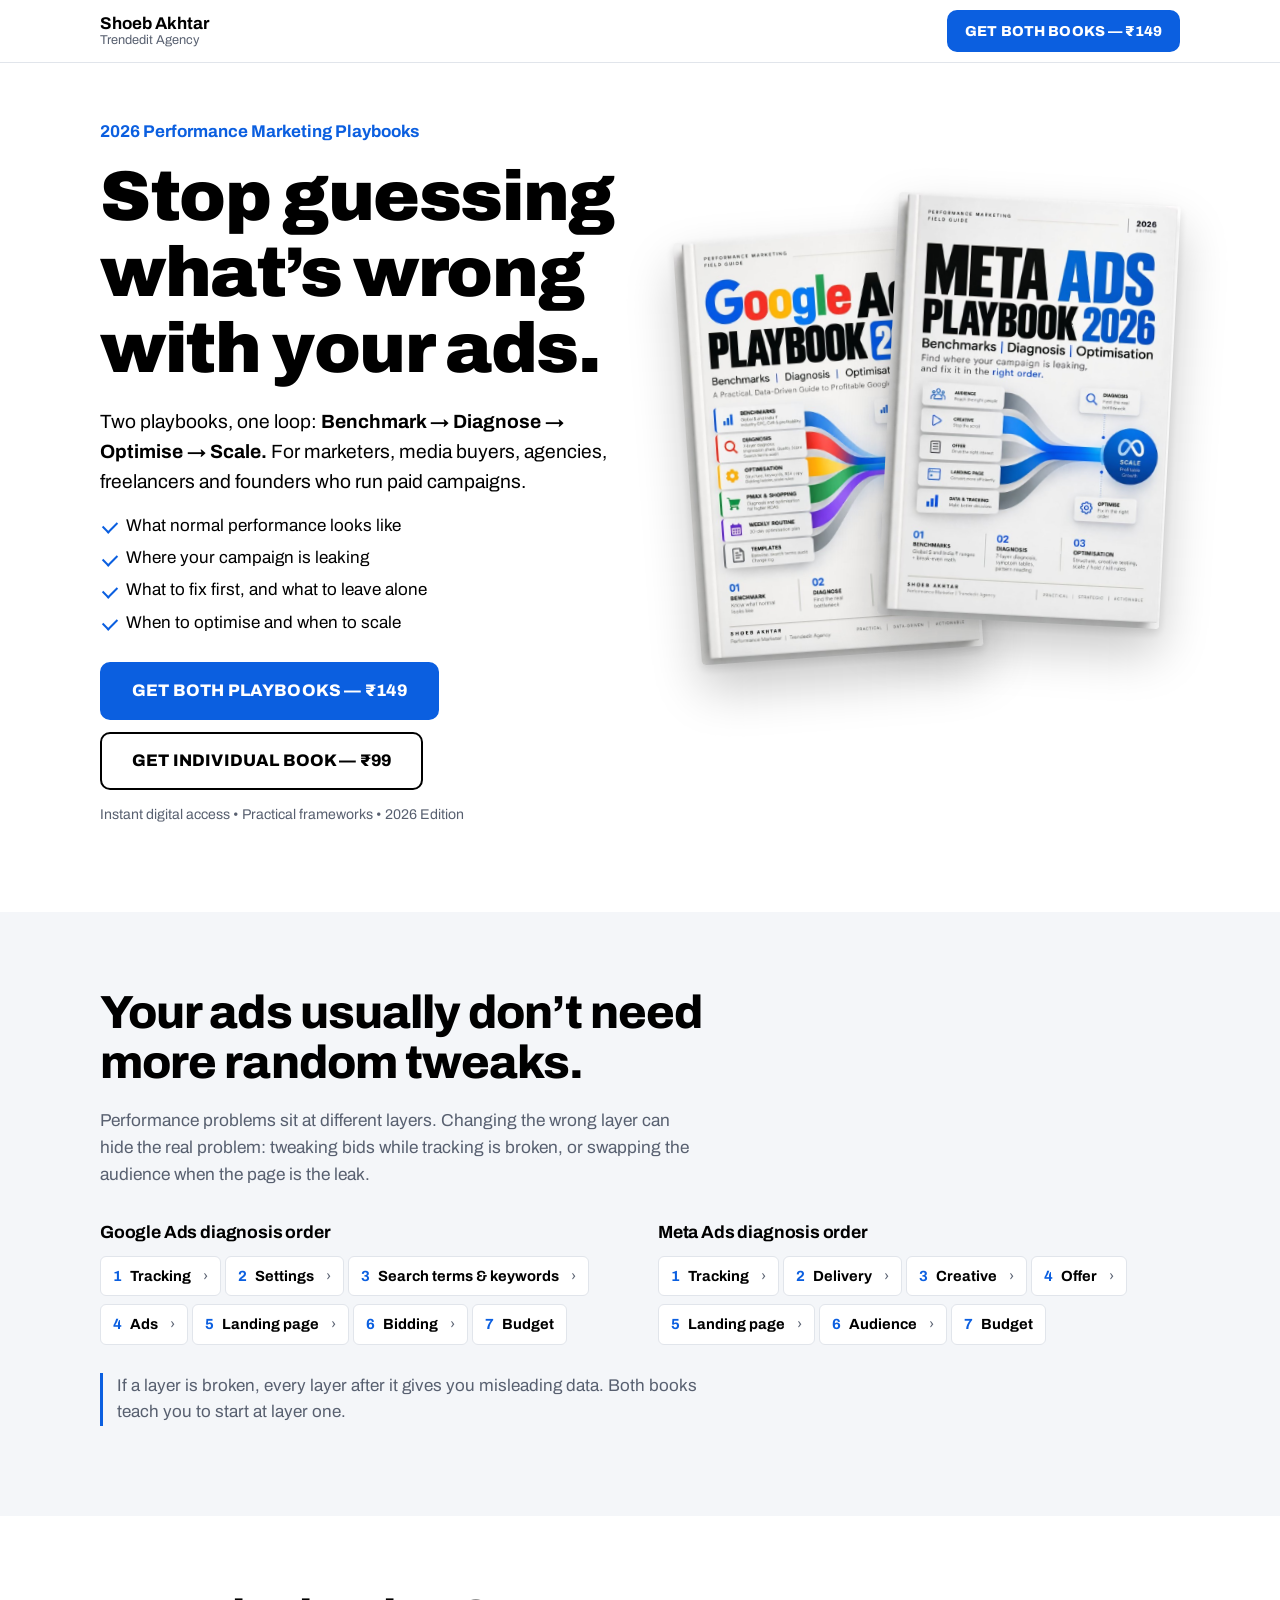
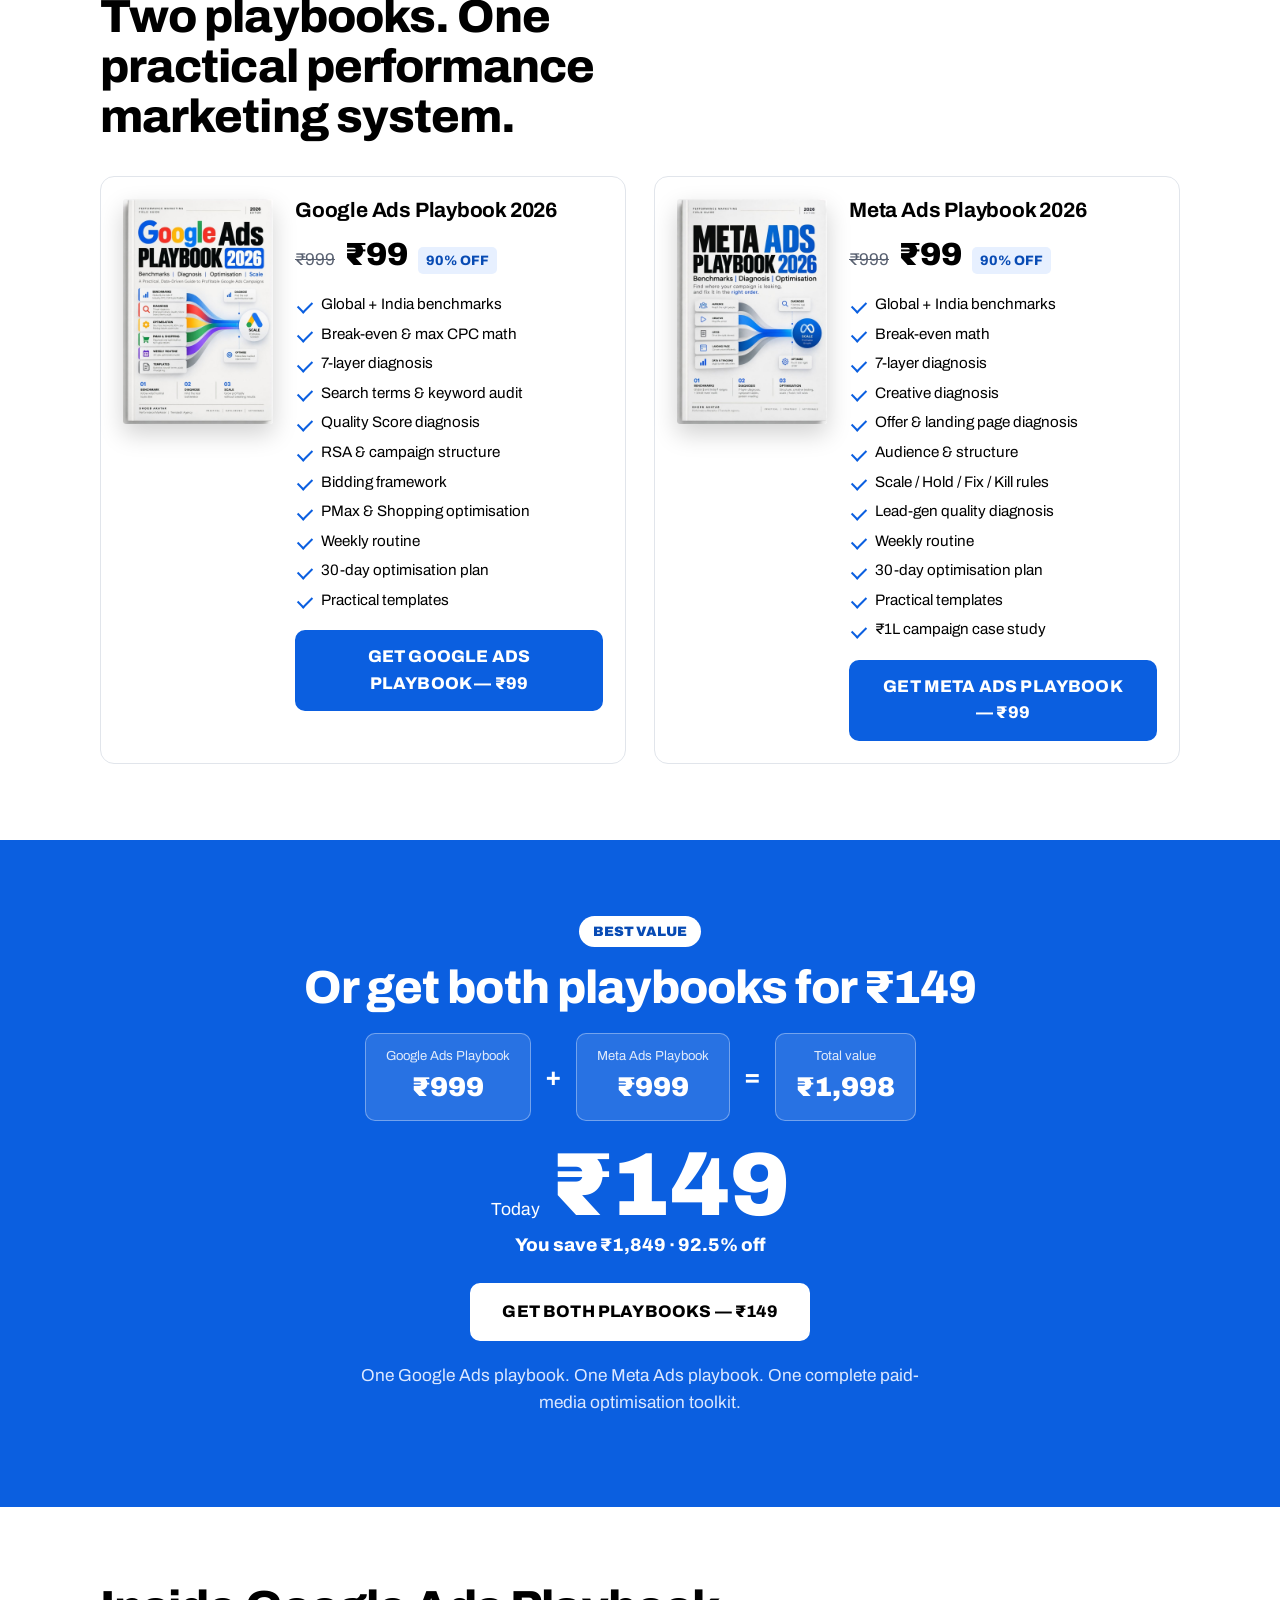
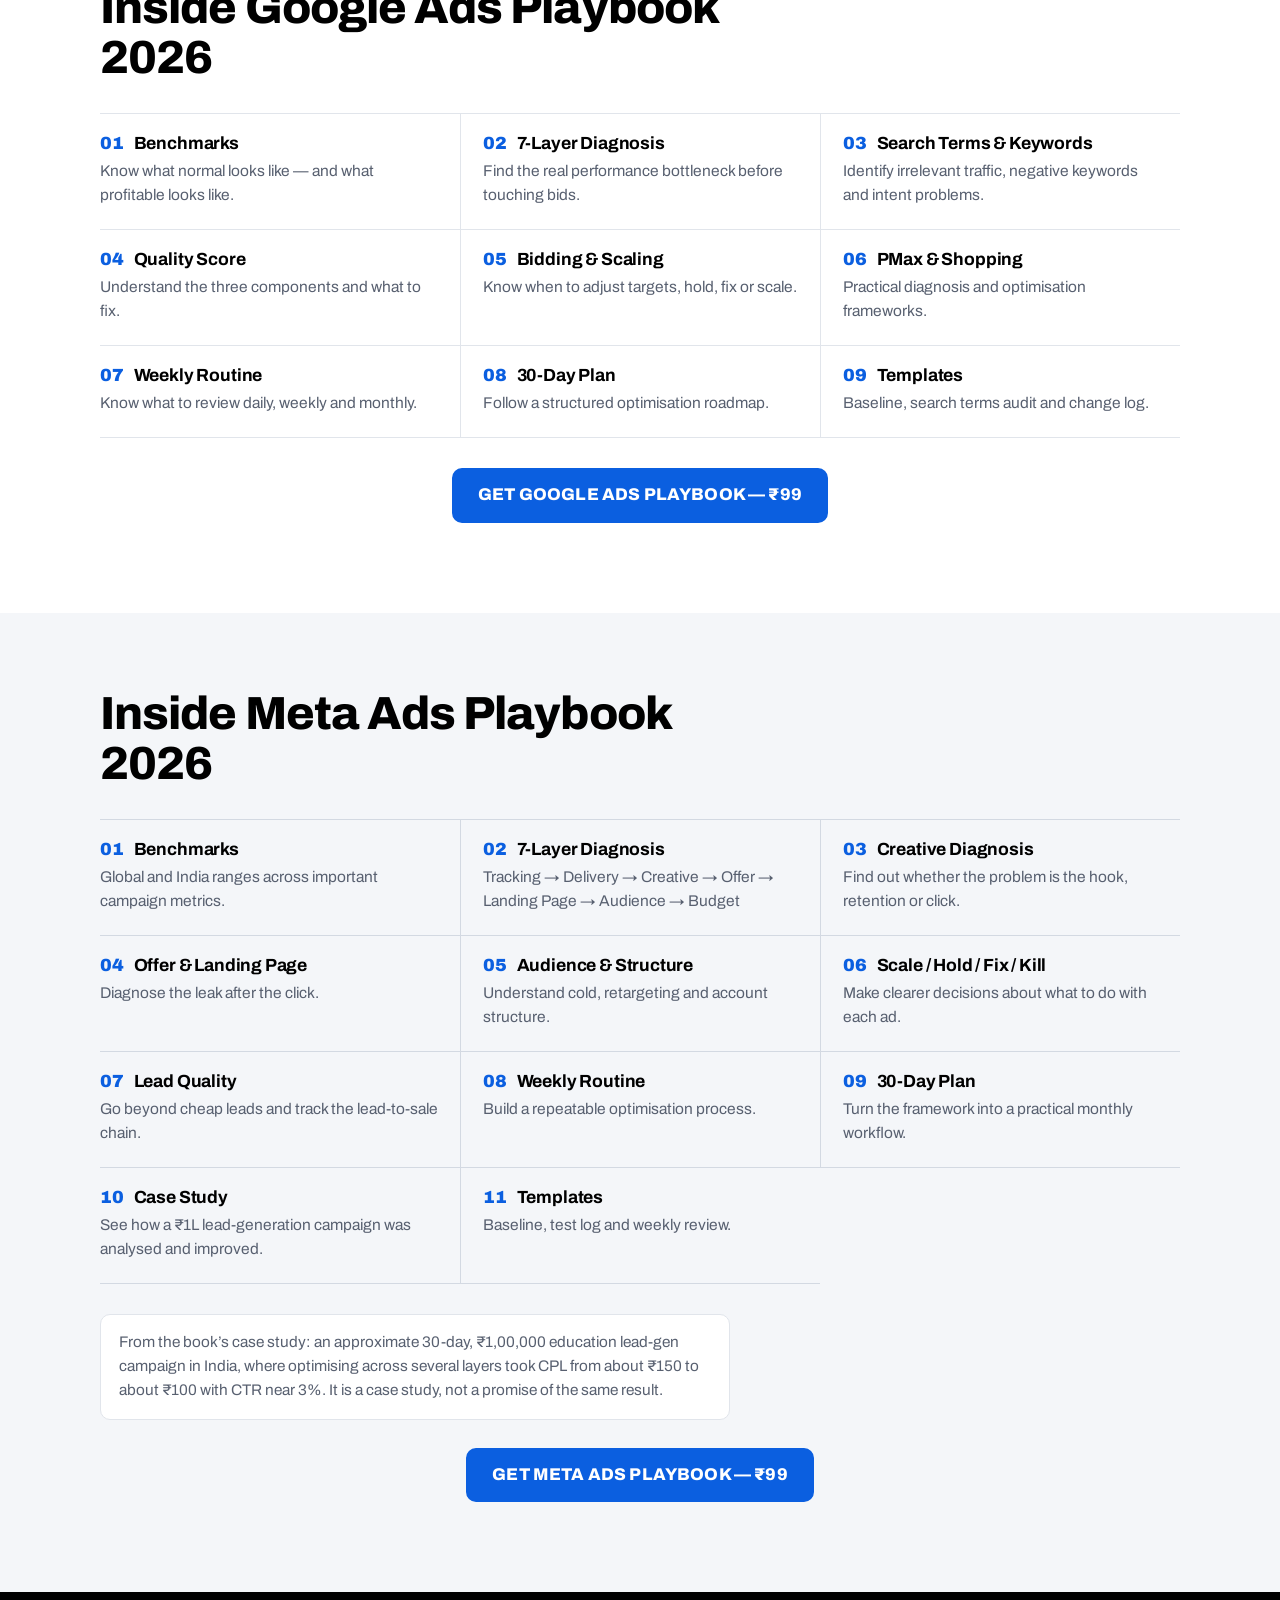
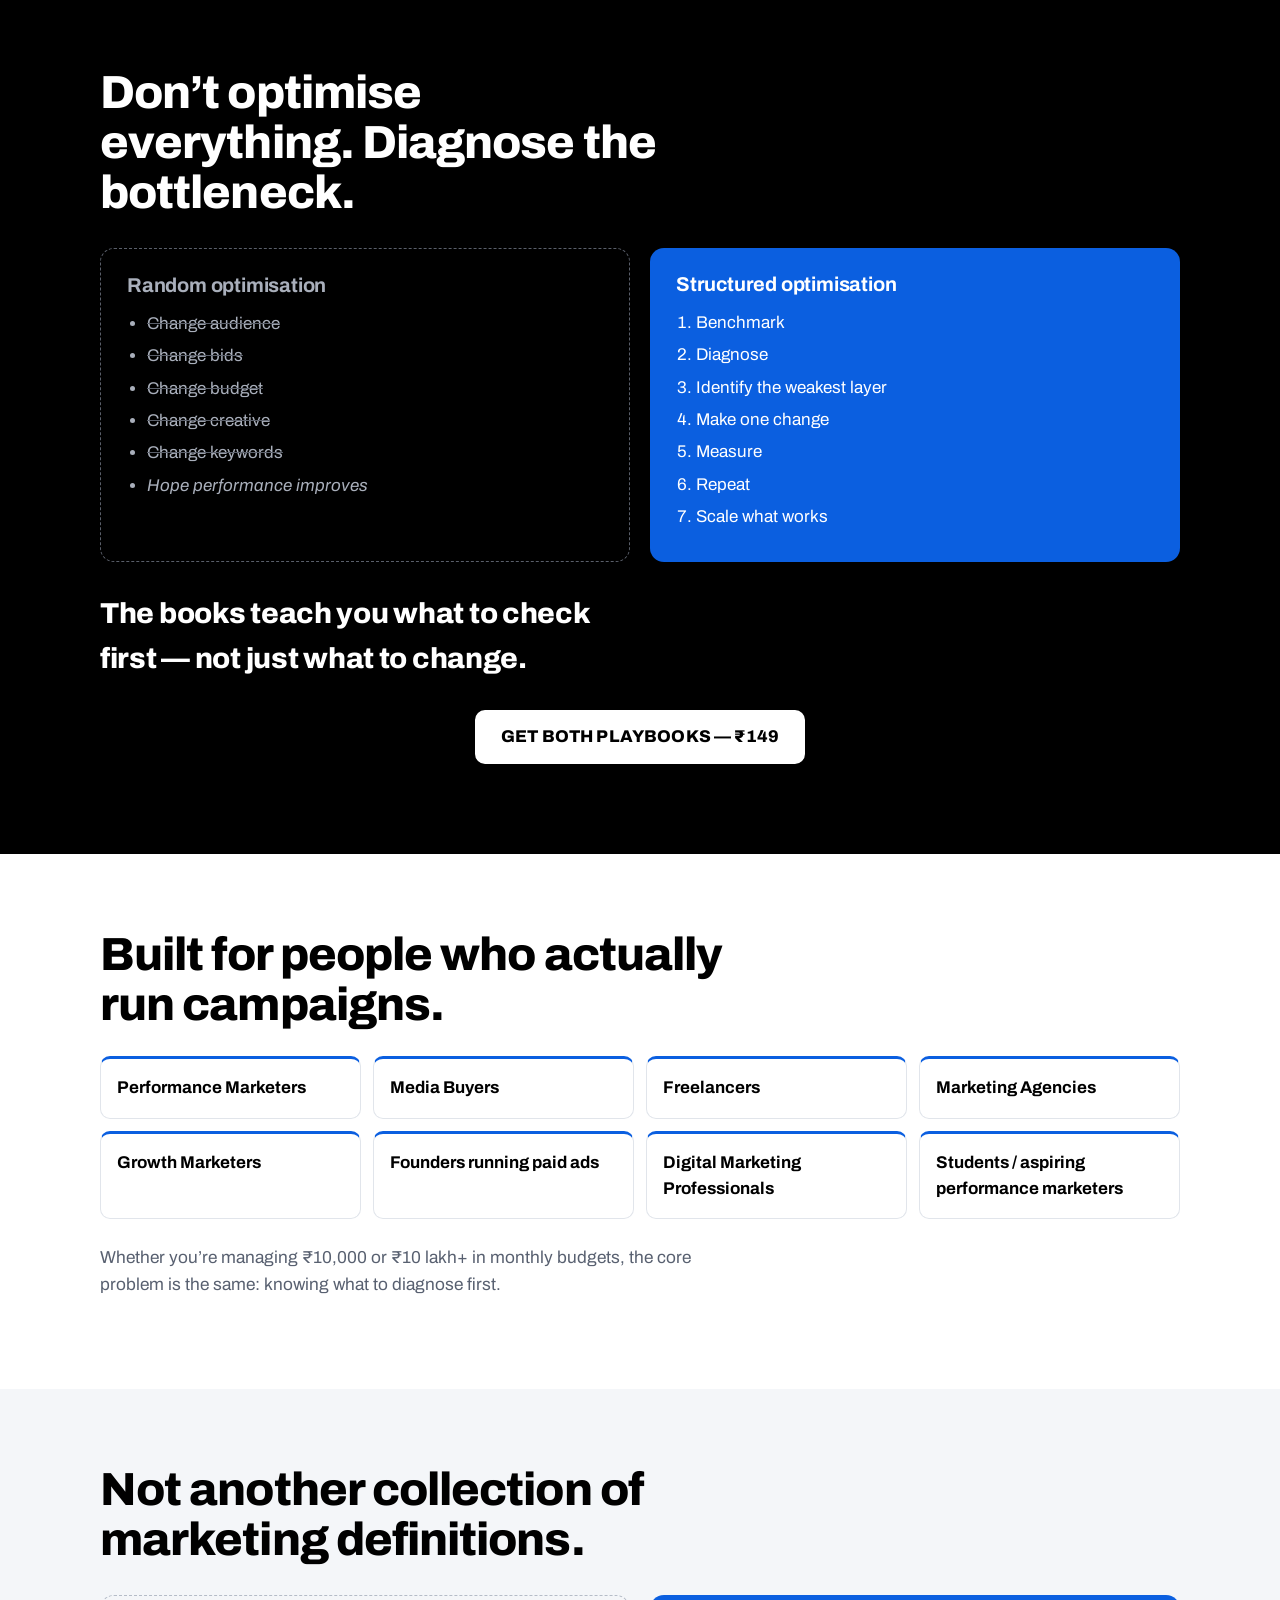
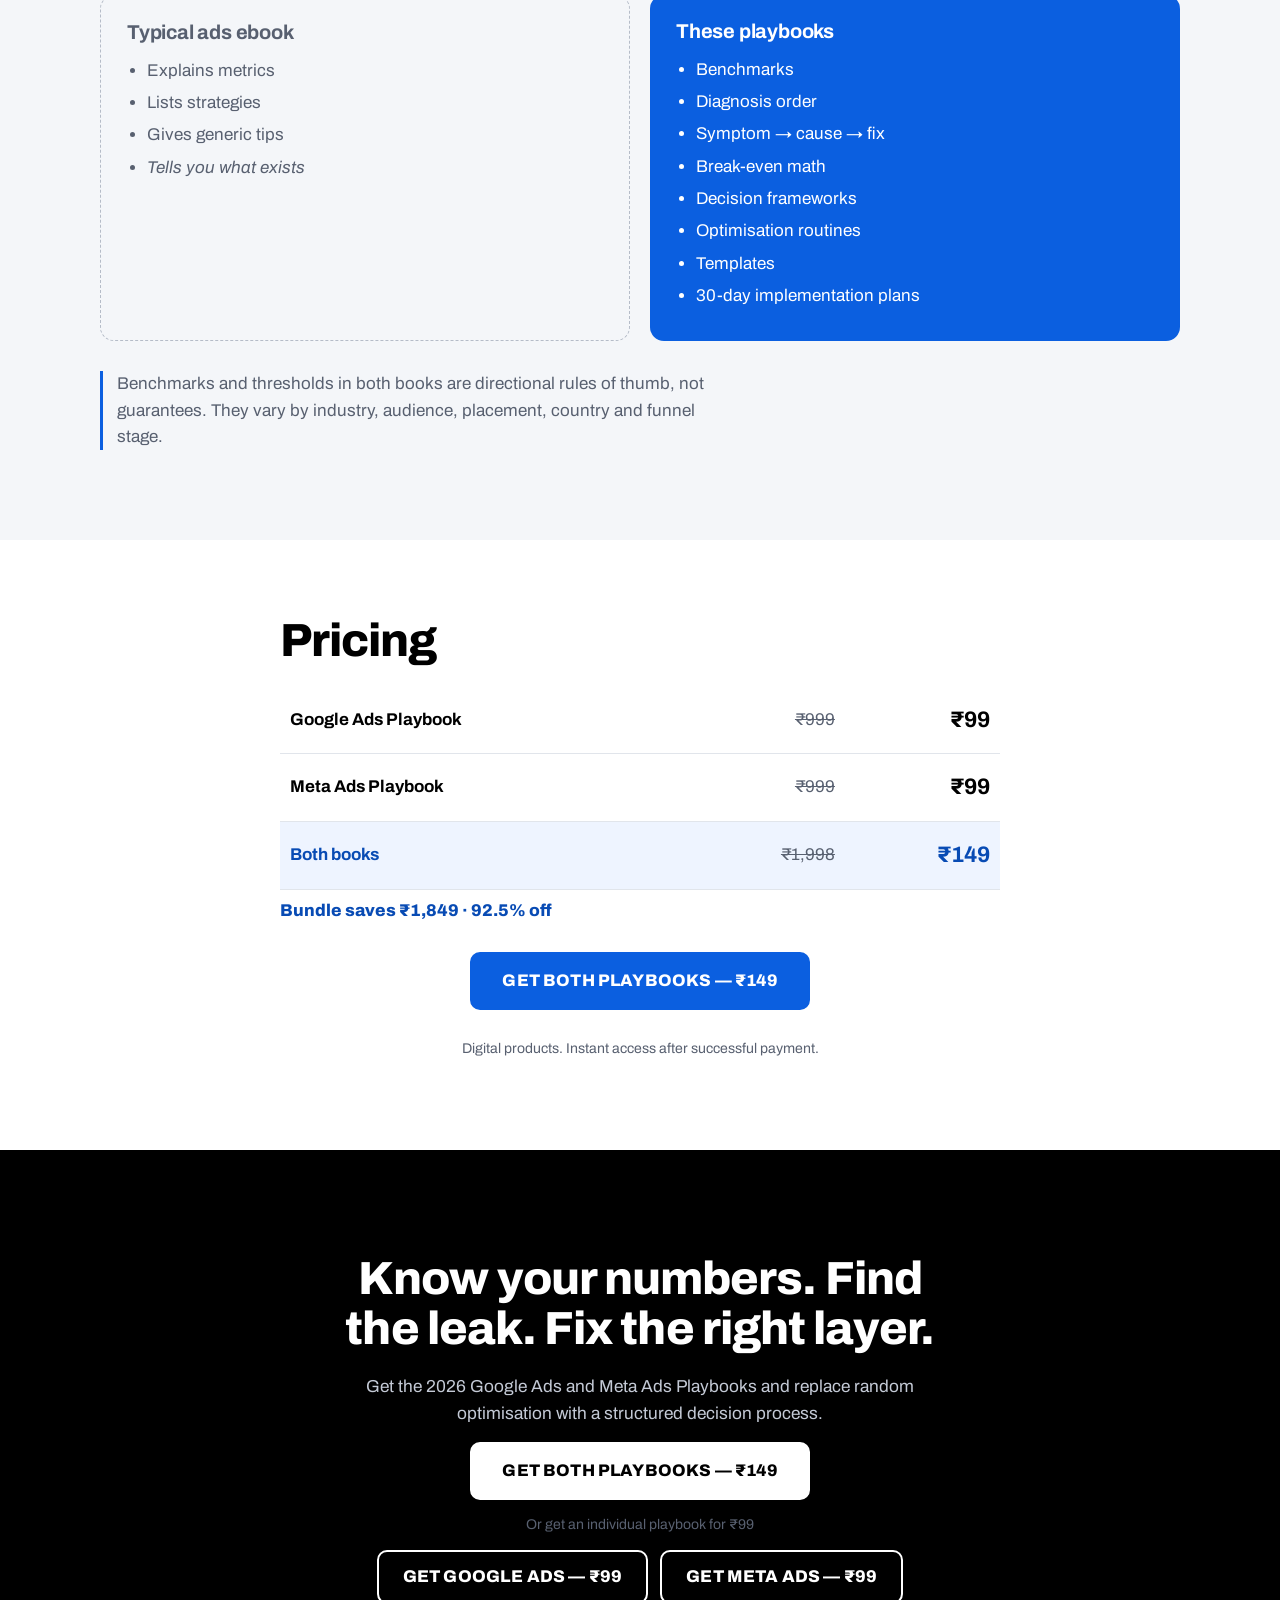
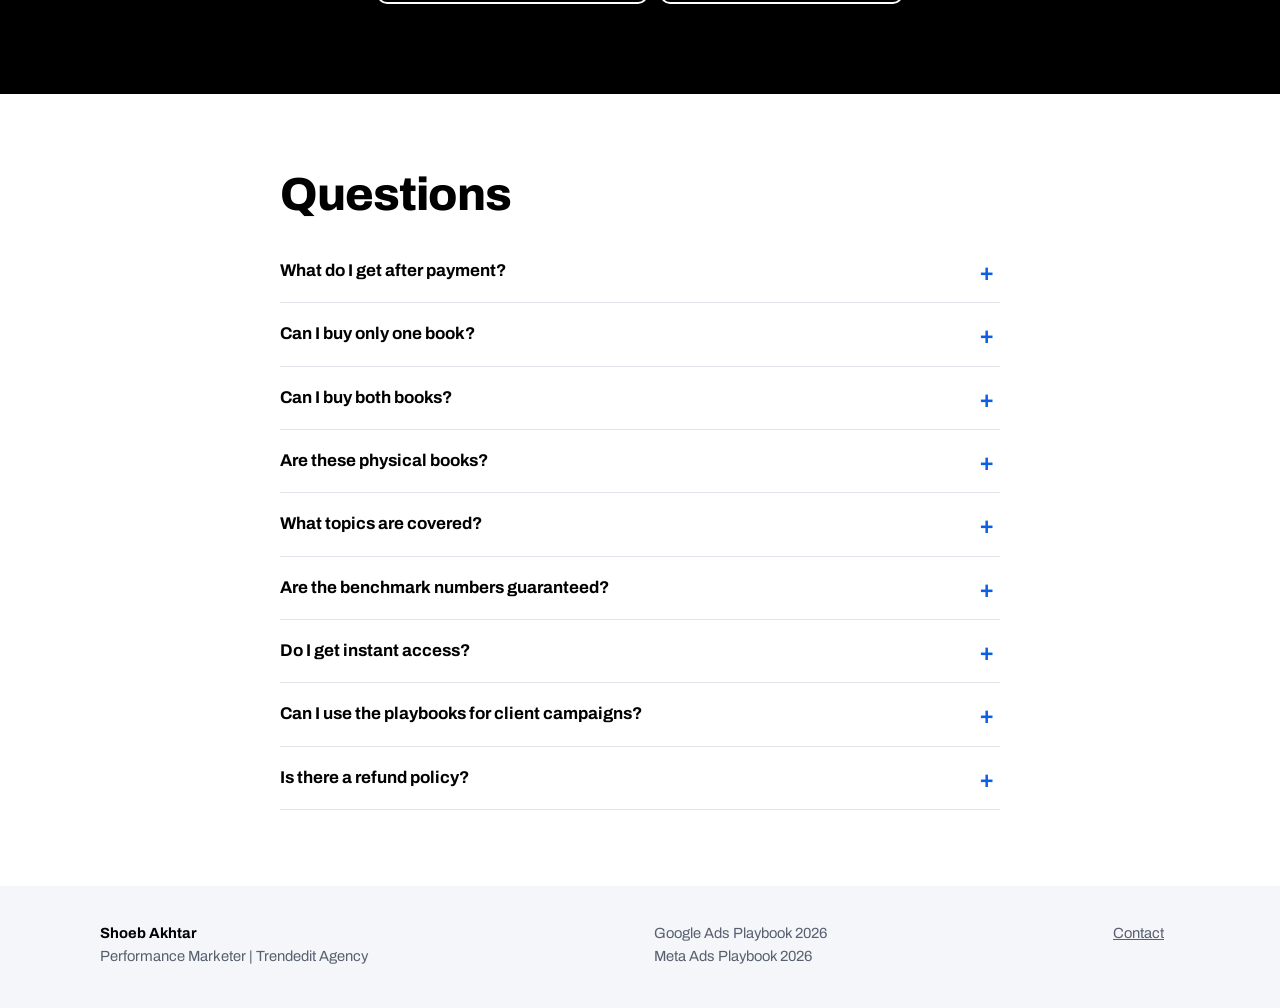
<file: index.html>
<!DOCTYPE html>
<html lang="en">
<head>
<meta charset="utf-8">
<meta name="viewport" content="width=device-width, initial-scale=1">
<title>Google Ads + Meta Ads Playbooks 2026 | Shoeb Akhtar</title>
<meta name="description" content="Two 2026 performance marketing playbooks: benchmarks, 7-layer diagnosis and optimisation frameworks for Google Ads and Meta Ads. Both for ₹149.">
<link rel="preconnect" href="https://fonts.googleapis.com">
<link rel="preconnect" href="https://fonts.gstatic.com" crossorigin>
<link rel="stylesheet" href="https://fonts.googleapis.com/css2?family=Archivo:wght@400;500;700;800;900&display=swap">
<link rel="stylesheet" href="styles.css">
</head>

<body>

<!-- Payment links:
Google: https://pages.razorpay.com/pl_TidUBj9ROqQ4hf/view
Meta: https://rzp.io/rzp/EDCJeV6c
Bundle: https://rzp.io/rzp/Te8b9x7
-->

<header class="top">
  <div class="wrap top-in">
    <a class="brand" href="#top">
      <b>Shoeb Akhtar</b>
      <span>Trendedit Agency</span>
    </a>

    <a class="btn btn-sm" href="https://rzp.io/rzp/Te8b9x7">
      GET BOTH BOOKS — ₹149
    </a>
  </div>
</header>

<main id="top">

<!-- 1. HERO -->
<section class="hero">
  <div class="wrap hero-grid">

    <div class="hero-copy">

      <p class="kicker">2026 Performance Marketing Playbooks</p>

      <h1>Stop guessing what’s wrong with your ads.</h1>

      <p class="lead">
        Two playbooks, one loop:
        <strong>Benchmark → Diagnose → Optimise → Scale.</strong>
        For marketers, media buyers, agencies, freelancers and founders who run paid campaigns.
      </p>

      <ul class="ticks">
        <li>What normal performance looks like</li>
        <li>Where your campaign is leaking</li>
        <li>What to fix first, and what to leave alone</li>
        <li>When to optimise and when to scale</li>
      </ul>

      <div class="cta-row">
        <a class="btn btn-lg" href="https://rzp.io/rzp/Te8b9x7">
          GET BOTH PLAYBOOKS — ₹149
        </a>

        <a class="btn btn-ghost btn-lg" href="#books">
          GET INDIVIDUAL BOOK — ₹99
        </a>
      </div>

      <p class="fine">
        Instant digital access • Practical frameworks • 2026 Edition
      </p>

    </div>

    <div class="covers" aria-label="Both playbook covers">
      <img
        class="c1"
        src="assets/google-ads-playbook-2026.jpg"
        width="380"
        height="570"
        alt="Google Ads Playbook 2026 cover by Shoeb Akhtar"
      >

      <img
        class="c2"
        src="assets/meta-ads-playbook-2026.jpg"
        width="380"
        height="570"
        alt="Meta Ads Playbook 2026 cover by Shoeb Akhtar"
      >
    </div>

  </div>
</section>


<!-- 2. PROBLEM -->
<section class="sec soft">
  <div class="wrap">

    <h2>Your ads usually don’t need more random tweaks.</h2>

    <p class="sub">
      Performance problems sit at different layers. Changing the wrong layer can hide the real problem:
      tweaking bids while tracking is broken, or swapping the audience when the page is the leak.
    </p>

    <div class="flows">

      <div>
        <h3>Google Ads diagnosis order</h3>

        <ol class="flow">
          <li>Tracking</li>
          <li>Settings</li>
          <li>Search terms &amp; keywords</li>
          <li>Ads</li>
          <li>Landing page</li>
          <li>Bidding</li>
          <li>Budget</li>
        </ol>
      </div>

      <div>
        <h3>Meta Ads diagnosis order</h3>

        <ol class="flow">
          <li>Tracking</li>
          <li>Delivery</li>
          <li>Creative</li>
          <li>Offer</li>
          <li>Landing page</li>
          <li>Audience</li>
          <li>Budget</li>
        </ol>
      </div>

    </div>

    <p class="note">
      If a layer is broken, every layer after it gives you misleading data.
      Both books teach you to start at layer one.
    </p>

  </div>
</section>


<!-- 3. WHAT YOU GET -->
<section class="sec" id="books">
  <div class="wrap">

    <h2>Two playbooks. One practical performance marketing system.</h2>

    <div class="cards2">

      <!-- GOOGLE -->
      <article class="book">

        <img
          src="assets/google-ads-playbook-2026.jpg"
          width="380"
          height="570"
          loading="lazy"
          alt="Google Ads Playbook 2026"
        >

        <div>

          <h3>Google Ads Playbook 2026</h3>

          <p class="price">
            <s>₹999</s>
            <b>₹99</b>
            <em>90% OFF</em>
          </p>

          <ul class="bul">
            <li>Global + India benchmarks</li>
            <li>Break-even &amp; max CPC math</li>
            <li>7-layer diagnosis</li>
            <li>Search terms &amp; keyword audit</li>
            <li>Quality Score diagnosis</li>
            <li>RSA &amp; campaign structure</li>
            <li>Bidding framework</li>
            <li>PMax &amp; Shopping optimisation</li>
            <li>Weekly routine</li>
            <li>30-day optimisation plan</li>
            <li>Practical templates</li>
          </ul>

          <a
            class="btn btn-block"
            href="https://pages.razorpay.com/pl_TidUBj9ROqQ4hf/view"
          >
            GET GOOGLE ADS PLAYBOOK — ₹99
          </a>

        </div>
      </article>


      <!-- META -->
      <article class="book">

        <img
          src="assets/meta-ads-playbook-2026.jpg"
          width="380"
          height="570"
          loading="lazy"
          alt="Meta Ads Playbook 2026"
        >

        <div>

          <h3>Meta Ads Playbook 2026</h3>

          <p class="price">
            <s>₹999</s>
            <b>₹99</b>
            <em>90% OFF</em>
          </p>

          <ul class="bul">
            <li>Global + India benchmarks</li>
            <li>Break-even math</li>
            <li>7-layer diagnosis</li>
            <li>Creative diagnosis</li>
            <li>Offer &amp; landing page diagnosis</li>
            <li>Audience &amp; structure</li>
            <li>Scale / Hold / Fix / Kill rules</li>
            <li>Lead-gen quality diagnosis</li>
            <li>Weekly routine</li>
            <li>30-day optimisation plan</li>
            <li>Practical templates</li>
            <li>₹1L campaign case study</li>
          </ul>

          <a
            class="btn btn-block"
            href="https://rzp.io/rzp/EDCJeV6c"
          >
            GET META ADS PLAYBOOK — ₹99
          </a>

        </div>
      </article>

    </div>
  </div>
</section>


<!-- 4. BUNDLE -->
<section class="sec bundle" id="bundle">
  <div class="wrap">

    <span class="badge">BEST VALUE</span>

    <h2>Or get both playbooks for ₹149</h2>

    <div class="sum" role="group" aria-label="Bundle pricing">

      <div>
        <small>Google Ads Playbook</small>
        <b>₹999</b>
      </div>

      <span aria-hidden="true">+</span>

      <div>
        <small>Meta Ads Playbook</small>
        <b>₹999</b>
      </div>

      <span aria-hidden="true">=</span>

      <div>
        <small>Total value</small>
        <b>₹1,998</b>
      </div>

    </div>

    <p class="today">
      <span>Today</span>
      <strong>₹149</strong>
    </p>

    <p class="save">
      You save ₹1,849 &middot; 92.5% off
    </p>

    <a
      class="btn btn-lg btn-white"
      href="https://rzp.io/rzp/Te8b9x7"
    >
      GET BOTH PLAYBOOKS — ₹149
    </a>

    <p class="sub">
      One Google Ads playbook. One Meta Ads playbook.
      One complete paid-media optimisation toolkit.
    </p>

  </div>
</section>


<!-- 5. INSIDE GOOGLE -->
<section class="sec">
  <div class="wrap">

    <h2>Inside Google Ads Playbook 2026</h2>

    <ol class="mods">

      <li>
        <h3>Benchmarks</h3>
        <p>Know what normal looks like — and what profitable looks like.</p>
      </li>

      <li>
        <h3>7-Layer Diagnosis</h3>
        <p>Find the real performance bottleneck before touching bids.</p>
      </li>

      <li>
        <h3>Search Terms &amp; Keywords</h3>
        <p>Identify irrelevant traffic, negative keywords and intent problems.</p>
      </li>

      <li>
        <h3>Quality Score</h3>
        <p>Understand the three components and what to fix.</p>
      </li>

      <li>
        <h3>Bidding &amp; Scaling</h3>
        <p>Know when to adjust targets, hold, fix or scale.</p>
      </li>

      <li>
        <h3>PMax &amp; Shopping</h3>
        <p>Practical diagnosis and optimisation frameworks.</p>
      </li>

      <li>
        <h3>Weekly Routine</h3>
        <p>Know what to review daily, weekly and monthly.</p>
      </li>

      <li>
        <h3>30-Day Plan</h3>
        <p>Follow a structured optimisation roadmap.</p>
      </li>

      <li>
        <h3>Templates</h3>
        <p>Baseline, search terms audit and change log.</p>
      </li>

    </ol>

    <p class="center">

      <a
        class="btn"
        href="https://pages.razorpay.com/pl_TidUBj9ROqQ4hf/view"
      >
        GET GOOGLE ADS PLAYBOOK — ₹99
      </a>

    </p>

  </div>
</section>


<!-- 6. INSIDE META -->
<section class="sec soft">
  <div class="wrap">

    <h2>Inside Meta Ads Playbook 2026</h2>

    <ol class="mods">

      <li>
        <h3>Benchmarks</h3>
        <p>Global and India ranges across important campaign metrics.</p>
      </li>

      <li>
        <h3>7-Layer Diagnosis</h3>
        <p>Tracking → Delivery → Creative → Offer → Landing Page → Audience → Budget</p>
      </li>

      <li>
        <h3>Creative Diagnosis</h3>
        <p>Find out whether the problem is the hook, retention or click.</p>
      </li>

      <li>
        <h3>Offer &amp; Landing Page</h3>
        <p>Diagnose the leak after the click.</p>
      </li>

      <li>
        <h3>Audience &amp; Structure</h3>
        <p>Understand cold, retargeting and account structure.</p>
      </li>

      <li>
        <h3>Scale / Hold / Fix / Kill</h3>
        <p>Make clearer decisions about what to do with each ad.</p>
      </li>

      <li>
        <h3>Lead Quality</h3>
        <p>Go beyond cheap leads and track the lead-to-sale chain.</p>
      </li>

      <li>
        <h3>Weekly Routine</h3>
        <p>Build a repeatable optimisation process.</p>
      </li>

      <li>
        <h3>30-Day Plan</h3>
        <p>Turn the framework into a practical monthly workflow.</p>
      </li>

      <li>
        <h3>Case Study</h3>
        <p>See how a ₹1L lead-generation campaign was analysed and improved.</p>
      </li>

      <li>
        <h3>Templates</h3>
        <p>Baseline, test log and weekly review.</p>
      </li>

    </ol>

    <p class="case">
      From the book’s case study: an approximate 30-day, ₹1,00,000 education
      lead-gen campaign in India, where optimising across several layers took
      CPL from about ₹150 to about ₹100 with CTR near 3%. It is a case study,
      not a promise of the same result.
    </p>

    <p class="center">

      <a
        class="btn"
        href="https://rzp.io/rzp/EDCJeV6c"
      >
        GET META ADS PLAYBOOK — ₹99
      </a>

    </p>

  </div>
</section>


<!-- 7. DIAGNOSIS SYSTEM -->
<section class="sec dark">
  <div class="wrap">

    <h2>Don’t optimise everything. Diagnose the bottleneck.</h2>

    <div class="vs">

      <div class="vs-a">

        <h3>Random optimisation</h3>

        <ul>
          <li>Change audience</li>
          <li>Change bids</li>
          <li>Change budget</li>
          <li>Change creative</li>
          <li>Change keywords</li>
          <li>Hope performance improves</li>
        </ul>

      </div>

      <div class="vs-b">

        <h3>Structured optimisation</h3>

        <ol>
          <li>Benchmark</li>
          <li>Diagnose</li>
          <li>Identify the weakest layer</li>
          <li>Make one change</li>
          <li>Measure</li>
          <li>Repeat</li>
          <li>Scale what works</li>
        </ol>

      </div>

    </div>

    <p class="big">
      The books teach you what to check first — not just what to change.
    </p>

    <p class="center">

      <a
        class="btn btn-white"
        href="https://rzp.io/rzp/Te8b9x7"
      >
        GET BOTH PLAYBOOKS — ₹149
      </a>

    </p>

  </div>
</section>


<!-- 8. WHO IT'S FOR -->
<section class="sec">
  <div class="wrap">

    <h2>Built for people who actually run campaigns.</h2>

    <ul class="who">
      <li>Performance Marketers</li>
      <li>Media Buyers</li>
      <li>Freelancers</li>
      <li>Marketing Agencies</li>
      <li>Growth Marketers</li>
      <li>Founders running paid ads</li>
      <li>Digital Marketing Professionals</li>
      <li>Students / aspiring performance marketers</li>
    </ul>

    <p class="sub">
      Whether you’re managing ₹10,000 or ₹10 lakh+ in monthly budgets,
      the core problem is the same: knowing what to diagnose first.
    </p>

  </div>
</section>


<!-- 9. DIFFERENT -->
<section class="sec soft">
  <div class="wrap">

    <h2>Not another collection of marketing definitions.</h2>

    <div class="vs light">

      <div class="vs-a">

        <h3>Typical ads ebook</h3>

        <ul>
          <li>Explains metrics</li>
          <li>Lists strategies</li>
          <li>Gives generic tips</li>
          <li>Tells you what exists</li>
        </ul>

      </div>

      <div class="vs-b">

        <h3>These playbooks</h3>

        <ul>
          <li>Benchmarks</li>
          <li>Diagnosis order</li>
          <li>Symptom → cause → fix</li>
          <li>Break-even math</li>
          <li>Decision frameworks</li>
          <li>Optimisation routines</li>
          <li>Templates</li>
          <li>30-day implementation plans</li>
        </ul>

      </div>

    </div>

    <p class="note">
      Benchmarks and thresholds in both books are directional rules of thumb,
      not guarantees. They vary by industry, audience, placement, country and funnel stage.
    </p>

  </div>
</section>


<!-- 10. PRICE ANCHOR -->
<section class="sec">
  <div class="wrap narrow">

    <h2>Pricing</h2>

    <table class="pt">
      <tbody>

        <tr>
          <th scope="row">Google Ads Playbook</th>
          <td><s>₹999</s></td>
          <td><b>₹99</b></td>
        </tr>

        <tr>
          <th scope="row">Meta Ads Playbook</th>
          <td><s>₹999</s></td>
          <td><b>₹99</b></td>
        </tr>

        <tr class="hl">
          <th scope="row">Both books</th>
          <td><s>₹1,998</s></td>
          <td><b>₹149</b></td>
        </tr>

      </tbody>
    </table>

    <p class="save2">
      Bundle saves ₹1,849 &middot; 92.5% off
    </p>

    <p class="center">

      <a
        class="btn btn-lg"
        href="https://rzp.io/rzp/Te8b9x7"
      >
        GET BOTH PLAYBOOKS — ₹149
      </a>

    </p>

    <p class="fine center">
      Digital products. Instant access after successful payment.
    </p>

  </div>
</section>


<!-- 11. FINAL CTA -->
<section class="sec final">
  <div class="wrap center">

    <h2>Know your numbers. Find the leak. Fix the right layer.</h2>

    <p class="sub">
      Get the 2026 Google Ads and Meta Ads Playbooks and replace random
      optimisation with a structured decision process.
    </p>

    <p>

      <a
        class="btn btn-lg btn-white"
        href="https://rzp.io/rzp/Te8b9x7"
      >
        GET BOTH PLAYBOOKS — ₹149
      </a>

    </p>

    <p class="fine">
      Or get an individual playbook for ₹99
    </p>

    <p class="cta-row mid">

      <a
        class="btn btn-line"
        href="https://pages.razorpay.com/pl_TidUBj9ROqQ4hf/view"
      >
        GET GOOGLE ADS — ₹99
      </a>

      <a
        class="btn btn-line"
        href="https://rzp.io/rzp/EDCJeV6c"
      >
        GET META ADS — ₹99
      </a>

    </p>

  </div>
</section>


<!-- 12. FAQ -->
<section class="sec">
  <div class="wrap narrow">

    <h2>Questions</h2>

    <div class="faq">

      <details>
        <summary>What do I get after payment?</summary>
        <p>
          You receive digital access to the eBook(s) you purchased.
          After successful payment, you will be redirected to the download page.
        </p>
      </details>

      <details>
        <summary>Can I buy only one book?</summary>
        <p>
          Yes. Each playbook is available separately for ₹99.
        </p>
      </details>

      <details>
        <summary>Can I buy both books?</summary>
        <p>
          Yes. The bundle includes both 2026 Playbooks for ₹149.
        </p>
      </details>

      <details>
        <summary>Are these physical books?</summary>
        <p>
          No. These are digital PDF playbooks.
        </p>
      </details>

      <details>
        <summary>What topics are covered?</summary>
        <p>
          Google Ads and Meta Ads benchmarks, diagnosis, optimisation,
          scaling frameworks, practical routines and templates.
        </p>
      </details>

      <details>
        <summary>Are the benchmark numbers guaranteed?</summary>
        <p>
          No. The books explicitly describe benchmarks and thresholds as
          directional rules of thumb. Results vary by industry, audience,
          placement, country, funnel and account conditions.
        </p>
      </details>

      <details>
        <summary>Do I get instant access?</summary>
        <p>
          After successful payment, the payment gateway redirects you to
          the configured Thank You / Download page.
        </p>
      </details>

      <details>
        <summary>Can I use the playbooks for client campaigns?</summary>
        <p>
          They are practical reference materials for marketers and campaign
          operators. Commercial redistribution rights are not included.
        </p>
      </details>

      <details>
        <summary>Is there a refund policy?</summary>
        <p>
          Please review the purchase terms shown at checkout.
        </p>
      </details>

    </div>

  </div>
</section>

</main>


<!-- 13. FOOTER -->
<footer class="foot">

  <div class="wrap foot-in">

    <div>
      <b>Shoeb Akhtar</b><br>
      Performance Marketer | Trendedit Agency
    </div>

    <div>
      Google Ads Playbook 2026<br>
      Meta Ads Playbook 2026
    </div>

    <nav aria-label="Footer">
      <a href="mailto:shoebakhtar2083@gmail.com">
        Contact
      </a>
    </nav>

  </div>

</footer>


<!-- Sticky mobile CTA (bundle) -->
<div class="sticky" id="sticky">

  <a
    class="btn btn-block"
    href="https://rzp.io/rzp/Te8b9x7"
  >
    Get Both Playbooks — ₹149
  </a>

</div>


<script src="script.js" defer></script>

</body>
</html>
</file>
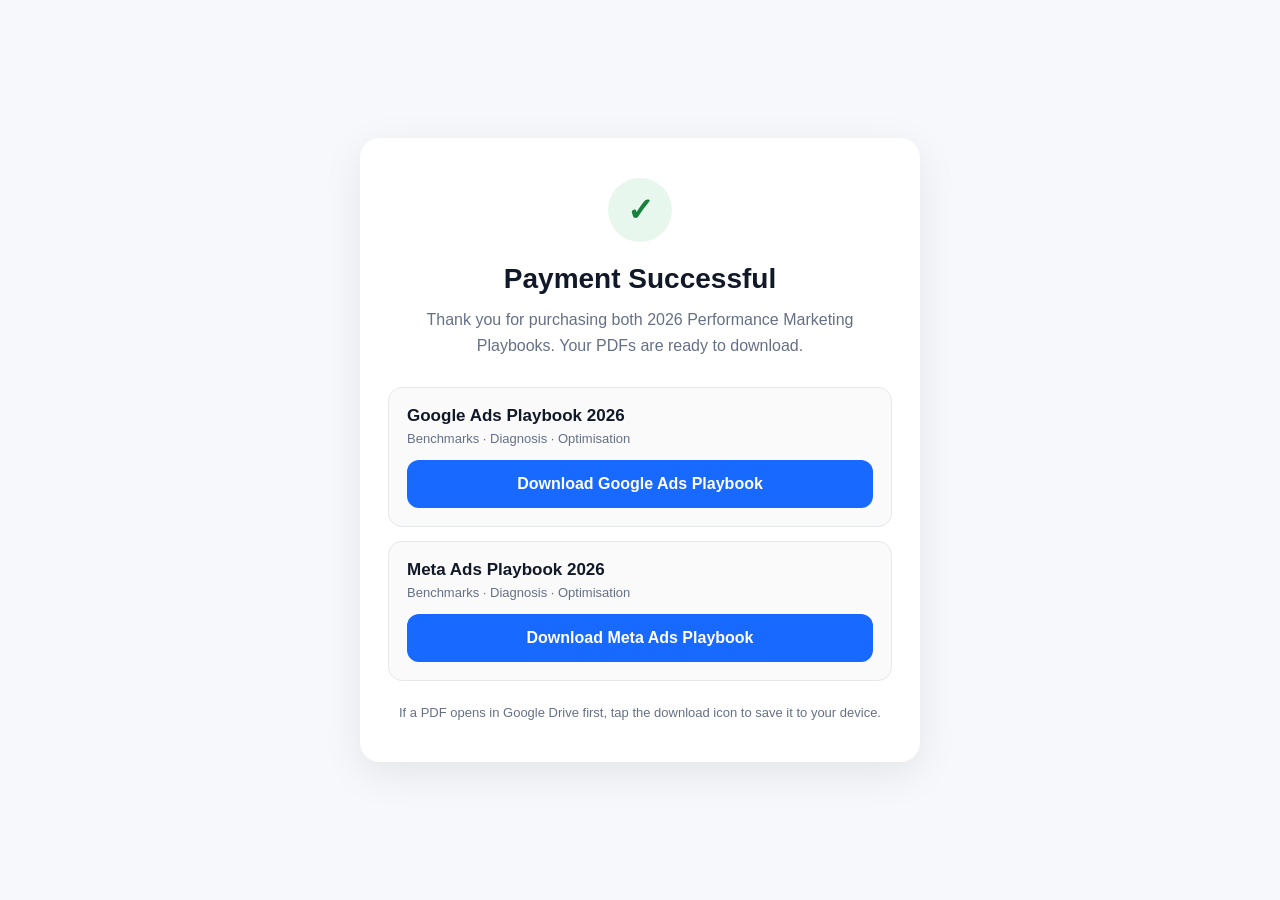
<file: thank-you/bundle/index.html>
<!DOCTYPE html>
<html lang="en">
<head>
  <meta charset="UTF-8">
  <meta name="viewport" content="width=device-width, initial-scale=1.0">
  <title>2026 Performance Marketing Playbooks — Download</title>

  <style>
    * {
      box-sizing: border-box;
    }

    body {
      margin: 0;
      font-family: Arial, Helvetica, sans-serif;
      background: #f6f8fb;
      color: #111827;
      min-height: 100vh;
      display: flex;
      align-items: center;
      justify-content: center;
      padding: 24px;
    }

    .card {
      width: 100%;
      max-width: 560px;
      background: #ffffff;
      border-radius: 20px;
      padding: 40px 28px;
      text-align: center;
      box-shadow: 0 12px 40px rgba(0,0,0,0.08);
    }

    .check {
      width: 64px;
      height: 64px;
      margin: 0 auto 20px;
      border-radius: 50%;
      background: #e8f7ee;
      color: #16803c;
      display: flex;
      align-items: center;
      justify-content: center;
      font-size: 32px;
      font-weight: bold;
    }

    h1 {
      margin: 0 0 12px;
      font-size: 28px;
      line-height: 1.2;
    }

    .subtitle {
      color: #667085;
      font-size: 16px;
      line-height: 1.6;
      margin-bottom: 28px;
    }

    .book {
      border: 1px solid #e5e7eb;
      border-radius: 14px;
      padding: 18px;
      margin-bottom: 14px;
      background: #fafafa;
      text-align: left;
    }

    .book-title {
      font-size: 17px;
      font-weight: 700;
      margin-bottom: 5px;
    }

    .book-info {
      font-size: 13px;
      color: #667085;
    }

    .download {
      display: block;
      width: 100%;
      padding: 15px 20px;
      border-radius: 12px;
      background: #1769ff;
      color: white;
      text-decoration: none;
      font-size: 16px;
      font-weight: 700;
      margin-top: 14px;
      text-align: center;
    }

    .download:hover {
      background: #0f56d6;
    }

    .note {
      font-size: 13px;
      color: #667085;
      line-height: 1.5;
      margin-top: 22px;
    }
  </style>
</head>

<body>

  <div class="card">

    <div class="check">✓</div>

    <h1>Payment Successful</h1>

    <div class="subtitle">
      Thank you for purchasing both 2026 Performance Marketing Playbooks.
      Your PDFs are ready to download.
    </div>

    <div class="book">
      <div class="book-title">
        Google Ads Playbook 2026
      </div>

      <div class="book-info">
        Benchmarks · Diagnosis · Optimisation
      </div>

      <a
        class="download"
        href="https://drive.google.com/uc?export=download&id=19iwoi1SZPq5zLecgXXOqVpteMRrC-T1W"
        target="_blank"
        rel="noopener"
      >
        Download Google Ads Playbook
      </a>
    </div>

    <div class="book">
      <div class="book-title">
        Meta Ads Playbook 2026
      </div>

      <div class="book-info">
        Benchmarks · Diagnosis · Optimisation
      </div>

      <a
        class="download"
        href="https://drive.google.com/uc?export=download&id=1v5zuLUV1ljg9aJtLrvUbDVsqxBJtmq9g"
        target="_blank"
        rel="noopener"
      >
        Download Meta Ads Playbook
      </a>
    </div>

    <div class="note">
      If a PDF opens in Google Drive first, tap the download icon to save it to your device.
    </div>

  </div>

</body>
</html>
</file>
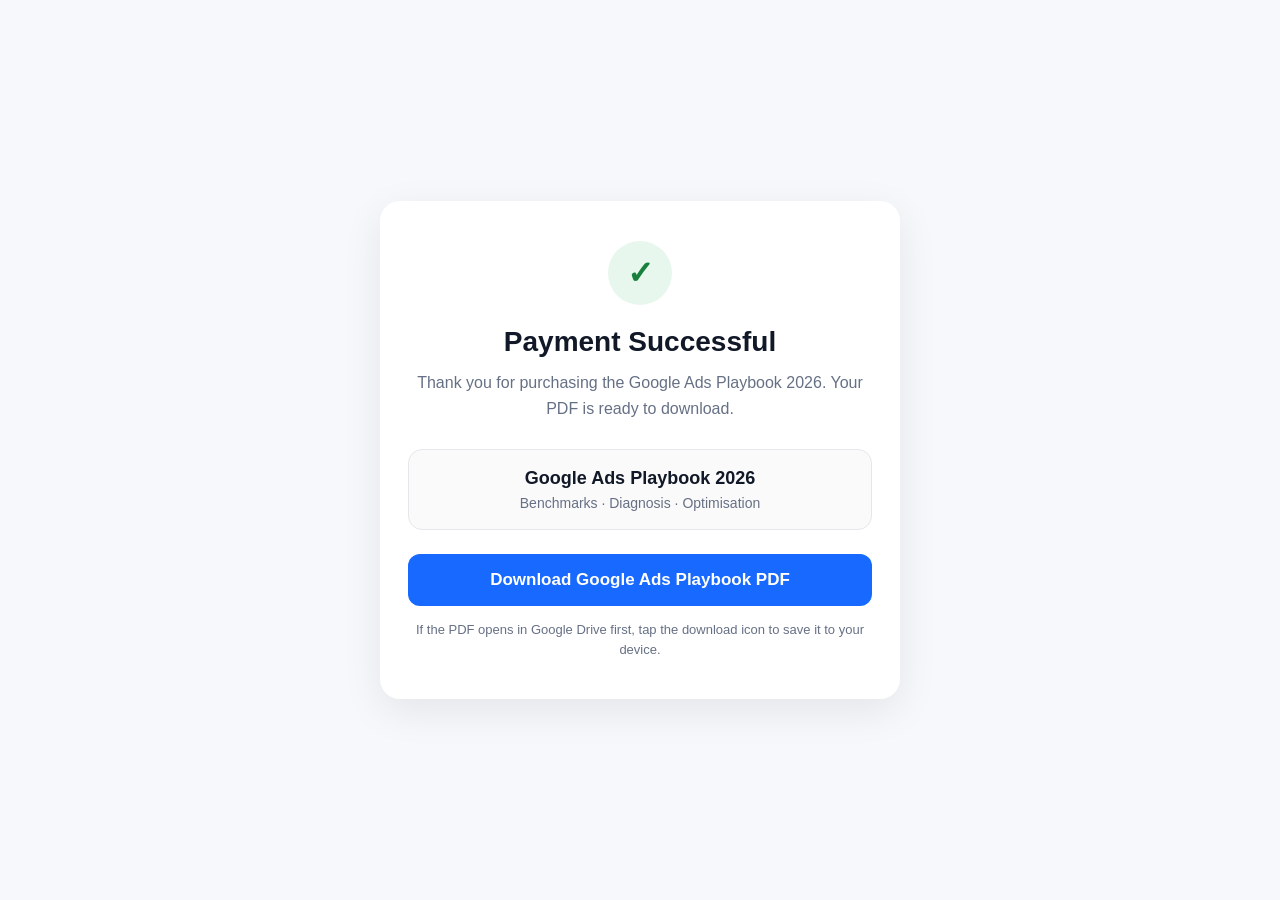
<file: thank-you/google/index.html>
<!DOCTYPE html>
<html lang="en">
<head>
  <meta charset="UTF-8">
  <meta name="viewport" content="width=device-width, initial-scale=1.0">
  <title>Google Ads Playbook 2026 — Download</title>

  <style>
    * {
      box-sizing: border-box;
    }

    body {
      margin: 0;
      font-family: Arial, Helvetica, sans-serif;
      background: #f6f8fb;
      color: #111827;
      min-height: 100vh;
      display: flex;
      align-items: center;
      justify-content: center;
      padding: 24px;
    }

    .card {
      width: 100%;
      max-width: 520px;
      background: #ffffff;
      border-radius: 20px;
      padding: 40px 28px;
      text-align: center;
      box-shadow: 0 12px 40px rgba(0,0,0,0.08);
    }

    .check {
      width: 64px;
      height: 64px;
      margin: 0 auto 20px;
      border-radius: 50%;
      background: #e8f7ee;
      color: #16803c;
      display: flex;
      align-items: center;
      justify-content: center;
      font-size: 32px;
      font-weight: bold;
    }

    h1 {
      margin: 0 0 12px;
      font-size: 28px;
      line-height: 1.2;
    }

    .subtitle {
      color: #667085;
      font-size: 16px;
      line-height: 1.6;
      margin-bottom: 28px;
    }

    .book {
      border: 1px solid #e5e7eb;
      border-radius: 14px;
      padding: 18px;
      margin-bottom: 24px;
      background: #fafafa;
    }

    .book-title {
      font-size: 18px;
      font-weight: 700;
      margin-bottom: 6px;
    }

    .book-info {
      font-size: 14px;
      color: #667085;
    }

    .download {
      display: block;
      width: 100%;
      padding: 16px 20px;
      border-radius: 12px;
      background: #1769ff;
      color: white;
      text-decoration: none;
      font-size: 17px;
      font-weight: 700;
      margin-bottom: 14px;
    }

    .download:hover {
      background: #0f56d6;
    }

    .note {
      font-size: 13px;
      color: #667085;
      line-height: 1.5;
    }
  </style>
</head>

<body>

  <div class="card">

    <div class="check">✓</div>

    <h1>Payment Successful</h1>

    <div class="subtitle">
      Thank you for purchasing the Google Ads Playbook 2026.
      Your PDF is ready to download.
    </div>

    <div class="book">
      <div class="book-title">
        Google Ads Playbook 2026
      </div>

      <div class="book-info">
        Benchmarks · Diagnosis · Optimisation
      </div>
    </div>

    <a
      class="download"
      href="https://drive.google.com/uc?export=download&id=19iwoi1SZPq5zLecgXXOqVpteMRrC-T1W"
      target="_blank"
      rel="noopener"
    >
      Download Google Ads Playbook PDF
    </a>

    <div class="note">
      If the PDF opens in Google Drive first, tap the download icon to save it to your device.
    </div>

  </div>

</body>
</html>
</file>
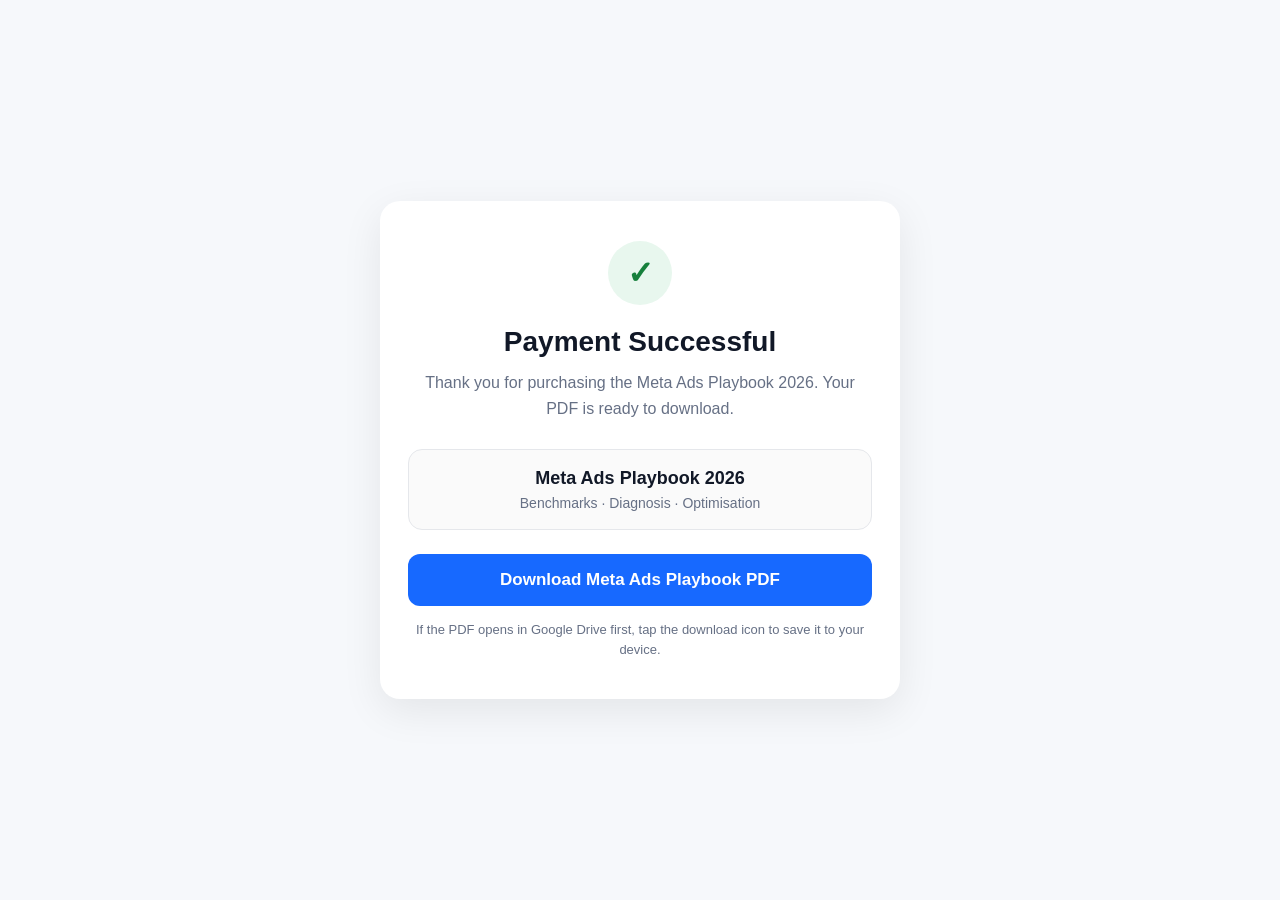
<file: thank-you/meta/index.html>
<!DOCTYPE html>
<html lang="en">
<head>
  <meta charset="UTF-8">
  <meta name="viewport" content="width=device-width, initial-scale=1.0">
  <title>Meta Ads Playbook 2026 — Download</title>

  <style>
    * {
      box-sizing: border-box;
    }

    body {
      margin: 0;
      font-family: Arial, Helvetica, sans-serif;
      background: #f6f8fb;
      color: #111827;
      min-height: 100vh;
      display: flex;
      align-items: center;
      justify-content: center;
      padding: 24px;
    }

    .card {
      width: 100%;
      max-width: 520px;
      background: #ffffff;
      border-radius: 20px;
      padding: 40px 28px;
      text-align: center;
      box-shadow: 0 12px 40px rgba(0,0,0,0.08);
    }

    .check {
      width: 64px;
      height: 64px;
      margin: 0 auto 20px;
      border-radius: 50%;
      background: #e8f7ee;
      color: #16803c;
      display: flex;
      align-items: center;
      justify-content: center;
      font-size: 32px;
      font-weight: bold;
    }

    h1 {
      margin: 0 0 12px;
      font-size: 28px;
      line-height: 1.2;
    }

    .subtitle {
      color: #667085;
      font-size: 16px;
      line-height: 1.6;
      margin-bottom: 28px;
    }

    .book {
      border: 1px solid #e5e7eb;
      border-radius: 14px;
      padding: 18px;
      margin-bottom: 24px;
      background: #fafafa;
    }

    .book-title {
      font-size: 18px;
      font-weight: 700;
      margin-bottom: 6px;
    }

    .book-info {
      font-size: 14px;
      color: #667085;
    }

    .download {
      display: block;
      width: 100%;
      padding: 16px 20px;
      border-radius: 12px;
      background: #1769ff;
      color: white;
      text-decoration: none;
      font-size: 17px;
      font-weight: 700;
      margin-bottom: 14px;
    }

    .download:hover {
      background: #0f56d6;
    }

    .note {
      font-size: 13px;
      color: #667085;
      line-height: 1.5;
    }
  </style>
</head>

<body>

  <div class="card">

    <div class="check">✓</div>

    <h1>Payment Successful</h1>

    <div class="subtitle">
      Thank you for purchasing the Meta Ads Playbook 2026.
      Your PDF is ready to download.
    </div>

    <div class="book">
      <div class="book-title">
        Meta Ads Playbook 2026
      </div>

      <div class="book-info">
        Benchmarks · Diagnosis · Optimisation
      </div>
    </div>

    <a
      class="download"
      href="https://drive.google.com/uc?export=download&id=1v5zuLUV1ljg9aJtLrvUbDVsqxBJtmq9g"
      target="_blank"
      rel="noopener"
    >
      Download Meta Ads Playbook PDF
    </a>

    <div class="note">
      If the PDF opens in Google Drive first, tap the download icon to save it to your device.
    </div>

  </div>

</body>
</html>
</file>
<file: styles.css>
:root{--ink:#000;--blue:#0b5fe0;--blue-d:#084bb4;--soft:#f4f6f9;--line:#e1e5eb;--mute:#586070;--r:10px}
*{box-sizing:border-box}
html{scroll-behavior:smooth}
body{margin:0;font-family:Archivo,system-ui,-apple-system,"Segoe UI",Roboto,sans-serif;color:var(--ink);background:#fff;line-height:1.55;font-size:17px;-webkit-font-smoothing:antialiased}
img{max-width:100%;height:auto;display:block}
h1,h2,h3{line-height:1.08;margin:0;letter-spacing:-.02em}
h1{font-size:clamp(2.4rem,6.2vw,4.4rem);font-weight:900}
h2{font-size:clamp(1.8rem,4.2vw,2.9rem);font-weight:800;max-width:22ch;margin-bottom:20px}
h3{font-size:1.1rem;font-weight:700;letter-spacing:-.01em}
p{margin:0 0 14px}
.wrap{max-width:1120px;margin:0 auto;padding:0 20px}
.narrow{max-width:760px}
.center{text-align:center}
.center h2,.final h2{margin-left:auto;margin-right:auto}
.sec{padding:76px 0}
.soft{background:var(--soft)}
.sub{color:var(--mute);max-width:60ch;font-size:1.08rem}
.center .sub,.final .sub,.bundle .sub{margin-left:auto;margin-right:auto}
.note{border-left:3px solid var(--blue);padding-left:14px;color:var(--mute);max-width:64ch;margin-top:28px}
.fine{font-size:.88rem;color:var(--mute)}
.kicker{font-weight:700;color:var(--blue);margin-bottom:14px}

/* buttons */
.btn{display:inline-flex;align-items:center;justify-content:center;min-height:50px;padding:12px 24px;background:var(--blue);color:#fff;font:inherit;font-weight:800;letter-spacing:.01em;text-decoration:none;border-radius:var(--r);border:2px solid var(--blue);transition:transform .15s,background .15s,box-shadow .15s;text-align:center}
.btn:hover{background:var(--blue-d);border-color:var(--blue-d);transform:translateY(-2px);box-shadow:0 8px 20px rgba(11,95,224,.28)}
.btn:active{transform:translateY(0)}
.btn:focus-visible,summary:focus-visible,a:focus-visible{outline:3px solid #000;outline-offset:3px}
.btn-lg{min-height:58px;padding:14px 30px;font-size:1.05rem}
.btn-sm{min-height:42px;padding:8px 16px;font-size:.9rem}
.btn-block{display:flex;width:100%}
.btn-ghost{background:#fff;color:var(--ink);border-color:var(--ink)}
.btn-ghost:hover{background:var(--ink);border-color:var(--ink);box-shadow:none}
.btn-white{background:#fff;color:var(--ink);border-color:#fff}
.btn-white:hover{background:#e9f0ff;border-color:#e9f0ff;box-shadow:0 8px 20px rgba(0,0,0,.25)}
.btn-line{background:transparent;border-color:#fff}
.btn-line:hover{background:#fff;color:var(--ink);border-color:#fff;box-shadow:none}

/* header */
.top{position:sticky;top:0;z-index:20;background:rgba(255,255,255,.94);backdrop-filter:blur(8px);border-bottom:1px solid var(--line)}
.top-in{display:flex;align-items:center;justify-content:space-between;height:62px}
.brand{text-decoration:none;color:inherit;display:flex;flex-direction:column;line-height:1.15}
.brand span{font-size:.8rem;color:var(--mute)}
@media(max-width:700px){.top .btn{display:none}}

/* hero */
.hero{padding:56px 0 72px;overflow:hidden}
.hero-grid{display:grid;grid-template-columns:1.05fr 1fr;gap:48px;align-items:center}
.lead{font-size:1.2rem;margin:20px 0 16px;max-width:52ch}
.ticks,.bul{list-style:none;padding:0;margin:0 0 26px}
.ticks li,.bul li{position:relative;padding-left:26px;margin-bottom:6px}
.ticks li::before,.bul li::before{content:"";position:absolute;left:3px;top:.5em;width:12px;height:7px;border-left:2.5px solid var(--blue);border-bottom:2.5px solid var(--blue);transform:rotate(-45deg)}
.cta-row{display:flex;flex-wrap:wrap;gap:12px;margin-bottom:14px}
.covers{position:relative;height:min(560px,62vw);min-height:360px}
.covers img{position:absolute;width:56%;border-radius:4px;box-shadow:0 24px 50px rgba(0,0,0,.22),0 4px 10px rgba(0,0,0,.12)}
.c1{left:2%;top:6%;transform:rotate(-4deg);animation:rise .9s ease-out both}
.c2{right:2%;top:0;transform:rotate(3deg);animation:rise .9s .15s ease-out both}
@keyframes rise{from{opacity:0;translate:0 28px}to{opacity:1;translate:0 0}}

/* flows */
.flows{display:grid;grid-template-columns:1fr 1fr;gap:36px;margin-top:34px}
.flows h3{margin-bottom:14px}
.flow{list-style:none;padding:0;margin:0;display:flex;flex-wrap:wrap;gap:8px 4px;counter-reset:l}
.flow li{counter-increment:l;background:#fff;border:1px solid var(--line);border-radius:6px;padding:8px 12px;font-weight:700;font-size:.92rem}
.flow li::before{content:counter(l);color:var(--blue);margin-right:8px}
.flow li:not(:last-child)::after{content:"›";color:var(--mute);margin-left:12px;font-weight:400}

/* book cards */
.cards2{display:grid;grid-template-columns:1fr 1fr;gap:28px;margin-top:34px}
.book{display:grid;grid-template-columns:150px 1fr;gap:22px;border:1px solid var(--line);border-radius:14px;padding:22px;background:#fff}
.book img{border-radius:3px;box-shadow:0 10px 24px rgba(0,0,0,.18)}
.book h3{font-size:1.3rem;margin-bottom:8px}
.price{display:flex;align-items:baseline;gap:10px;flex-wrap:wrap;margin-bottom:14px}
.price s{color:var(--mute)}
.price b{font-size:2rem;font-weight:900}
.price em{font-style:normal;font-weight:800;font-size:.85rem;background:#e7f0ff;color:var(--blue-d);padding:3px 8px;border-radius:5px}
.bul{font-size:.95rem;margin-bottom:18px}

/* bundle */
.bundle{background:var(--blue);color:#fff;text-align:center}
.bundle h2{margin-left:auto;margin-right:auto;max-width:none}
.badge{display:inline-block;background:#fff;color:var(--blue-d);font-weight:900;font-size:.85rem;padding:5px 14px;border-radius:99px;margin-bottom:16px}
.sum{display:flex;justify-content:center;align-items:center;flex-wrap:wrap;gap:14px;margin:20px 0}
.sum div{background:rgba(255,255,255,.12);border:1px solid rgba(255,255,255,.35);border-radius:var(--r);padding:12px 20px}
.sum small{display:block;font-size:.82rem;opacity:.85}
.sum b{font-size:1.7rem;font-weight:900}
.sum span{font-size:1.6rem;font-weight:800}
.today{margin:6px 0 0;font-size:1.1rem}
.today strong{font-size:clamp(3.4rem,10vw,5.6rem);font-weight:900;line-height:1;margin-left:8px}
.save{font-weight:800;font-size:1.15rem;margin-bottom:24px}
.bundle .sub{color:#dce8ff;margin-top:22px}

/* modules */
.mods{list-style:none;padding:0;margin:30px 0;display:grid;grid-template-columns:repeat(3,1fr);gap:0;counter-reset:m;border-top:1px solid var(--line)}
.mods li{counter-increment:m;padding:20px 22px 22px 0;border-bottom:1px solid var(--line)}
.mods li:not(:nth-child(3n+1)){padding-left:22px;border-left:1px solid var(--line)}
.mods h3::before{content:counter(m,decimal-leading-zero);color:var(--blue);font-weight:900;margin-right:10px}
.mods p{color:var(--mute);margin:6px 0 0;font-size:.97rem}
.soft .mods,.soft .mods li{border-color:#d3d9e2}
.case{max-width:70ch;background:#fff;border:1px solid var(--line);border-radius:var(--r);padding:16px 18px;font-size:.96rem;color:var(--mute)}
.sec .center{margin-top:28px}

/* versus */
.dark{background:#000;color:#fff}
.dark h2{max-width:20ch}
.vs{display:grid;grid-template-columns:1fr 1fr;gap:20px;margin:30px 0}
.vs>div{padding:26px;border-radius:14px}
.vs h3{margin-bottom:14px;font-size:1.25rem}
.vs ul,.vs ol{margin:0;padding-left:20px}
.vs li{margin-bottom:6px}
.vs-a{border:1px dashed #5a5f6a;color:#a9afbb}
.vs-a li{text-decoration:line-through;text-decoration-color:#5a5f6a}
.vs-a li:last-child{text-decoration:none;font-style:italic}
.vs-b{background:var(--blue);color:#fff}
.vs.light .vs-a{border-color:#b5bcc8;color:var(--mute)}
.vs.light .vs-a li{text-decoration:none}
.big{font-size:clamp(1.3rem,3vw,1.8rem);font-weight:800;max-width:30ch;letter-spacing:-.01em}

/* who */
.who{list-style:none;padding:0;margin:26px 0;display:grid;grid-template-columns:repeat(4,1fr);gap:12px}
.who li{border:1px solid var(--line);border-radius:var(--r);padding:16px;font-weight:700;border-top:3px solid var(--blue)}

/* pricing */
.pt{width:100%;border-collapse:collapse;margin:10px 0 8px}
.pt th,.pt td{padding:16px 10px;border-bottom:1px solid var(--line);text-align:left}
.pt td{text-align:right;color:var(--mute)}
.pt td:last-child{color:var(--ink);font-size:1.4rem}
.pt .hl{background:#eef4ff}
.pt .hl th,.pt .hl td:last-child{color:var(--blue-d)}
.save2{font-weight:800;color:var(--blue-d)}

/* final */
.final{background:var(--ink);color:#fff}
.final .sub{color:#c4cad6}
.final .cta-row.mid{justify-content:center;margin-top:14px}

/* faq */
.faq details{border-bottom:1px solid var(--line)}
.faq summary{cursor:pointer;list-style:none;padding:18px 36px 18px 0;font-weight:700;position:relative}
.faq summary::-webkit-details-marker{display:none}
.faq summary::after{content:"+";position:absolute;right:6px;top:14px;font-size:1.5rem;color:var(--blue);transition:transform .2s}
.faq details[open] summary::after{transform:rotate(45deg)}
.faq p{color:var(--mute);margin:0 0 18px;max-width:62ch}

/* footer */
.foot{background:var(--soft);padding:36px 0 40px;font-size:.92rem;color:var(--mute)}
.foot-in{display:flex;flex-wrap:wrap;gap:24px 48px;justify-content:space-between}
.foot b{color:var(--ink)}
.foot nav a{margin-right:16px;color:inherit}

/* sticky mobile cta */
.sticky{display:none}

@media(max-width:900px){
  .hero-grid,.cards2,.flows,.vs{grid-template-columns:1fr}
  .covers{order:-1;height:380px;max-width:520px;margin:0 auto;width:100%}
  .mods{grid-template-columns:1fr 1fr}
  .mods li:not(:nth-child(3n+1)){padding-left:0;border-left:0}
  .mods li:nth-child(even){padding-left:22px;border-left:1px solid var(--line)}
  .who{grid-template-columns:1fr 1fr}
}
@media(max-width:600px){
  body{font-size:16px;padding-bottom:84px}
  .sec{padding:56px 0}
  .covers{height:300px}
  .cta-row .btn{width:100%}
  .book{grid-template-columns:96px 1fr;padding:16px;gap:14px}
  .mods{grid-template-columns:1fr}
  .mods li,.mods li:nth-child(even){padding:16px 0;border-left:0}
  .sum div{width:100%}.sum span{display:none}
  .sticky{display:block;position:fixed;left:0;right:0;bottom:0;z-index:30;padding:10px 14px calc(10px + env(safe-area-inset-bottom,0px));background:#fff;border-top:1px solid var(--line);box-shadow:0 -6px 20px rgba(0,0,0,.08);transition:transform .25s}
  .sticky.hide{transform:translateY(110%)}
}
@media(prefers-reduced-motion:reduce){*{animation:none!important;transition:none!important;scroll-behavior:auto!important}}
</file>
